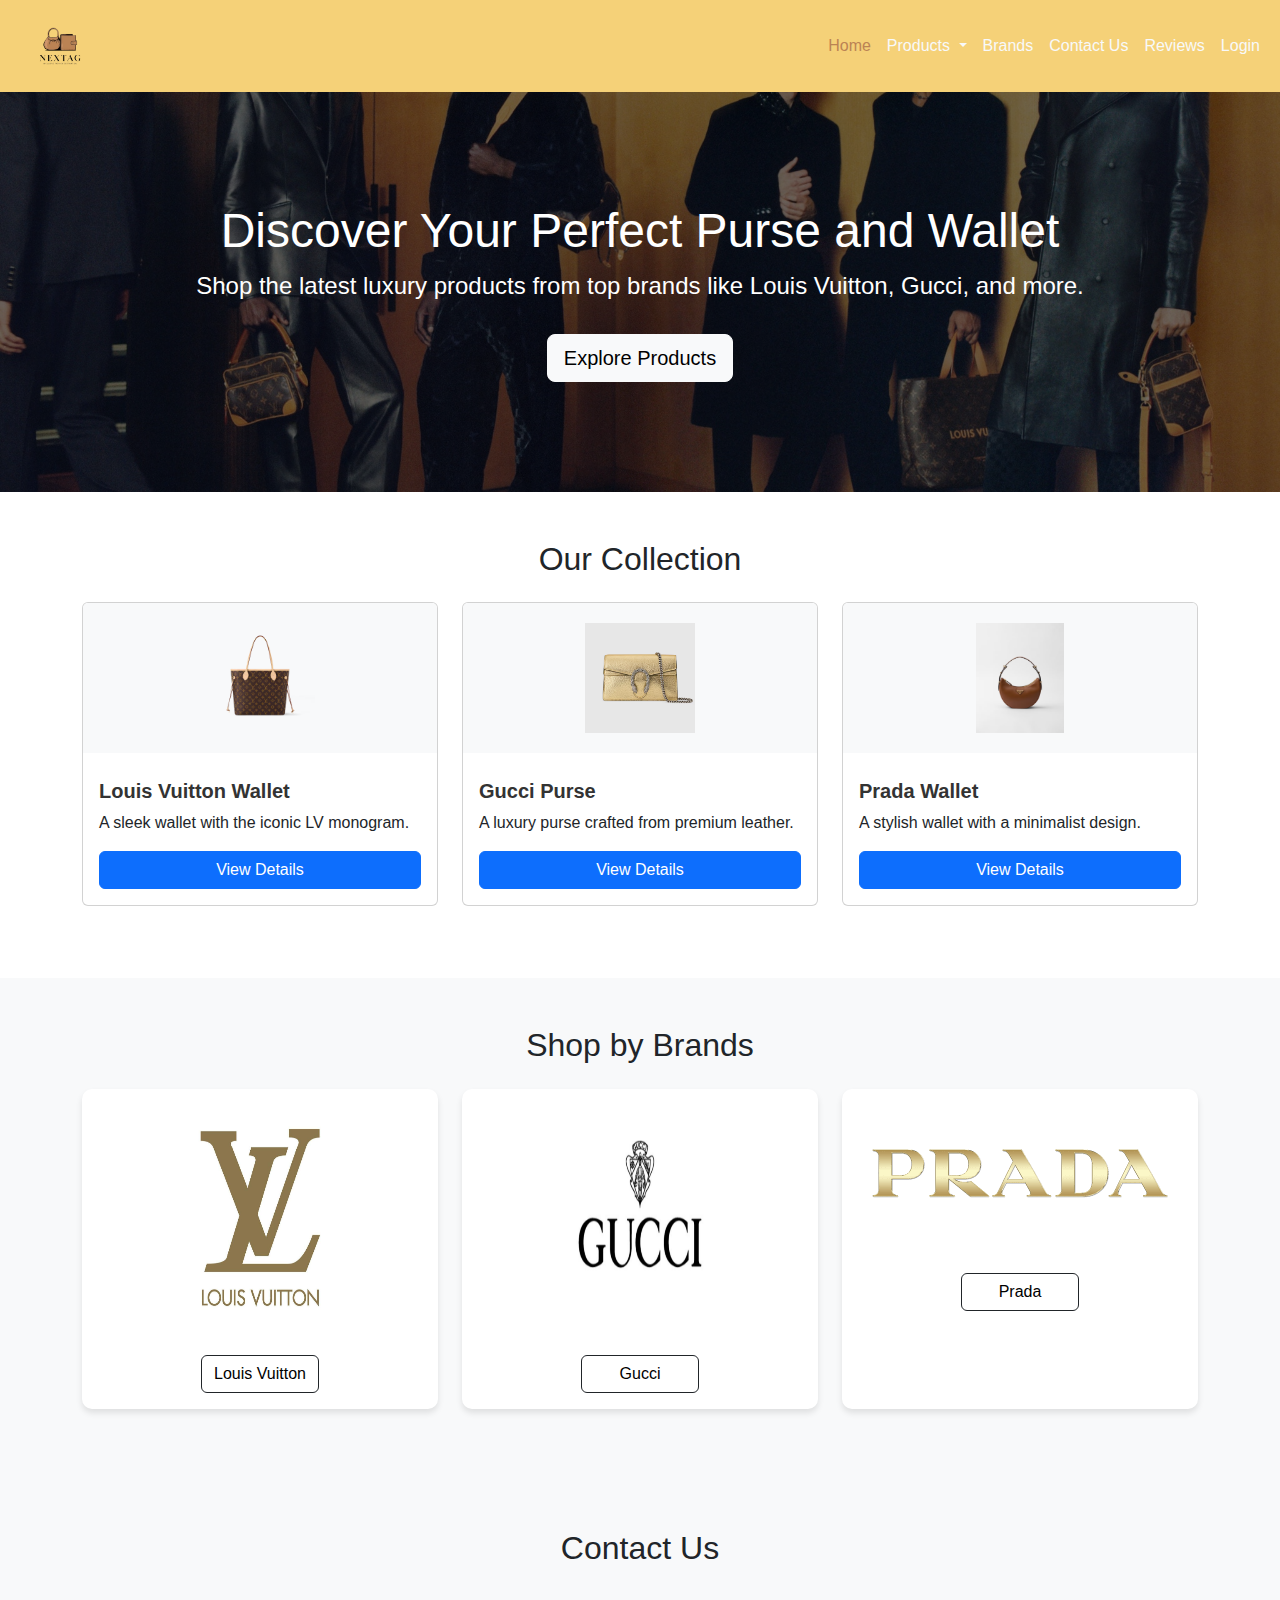
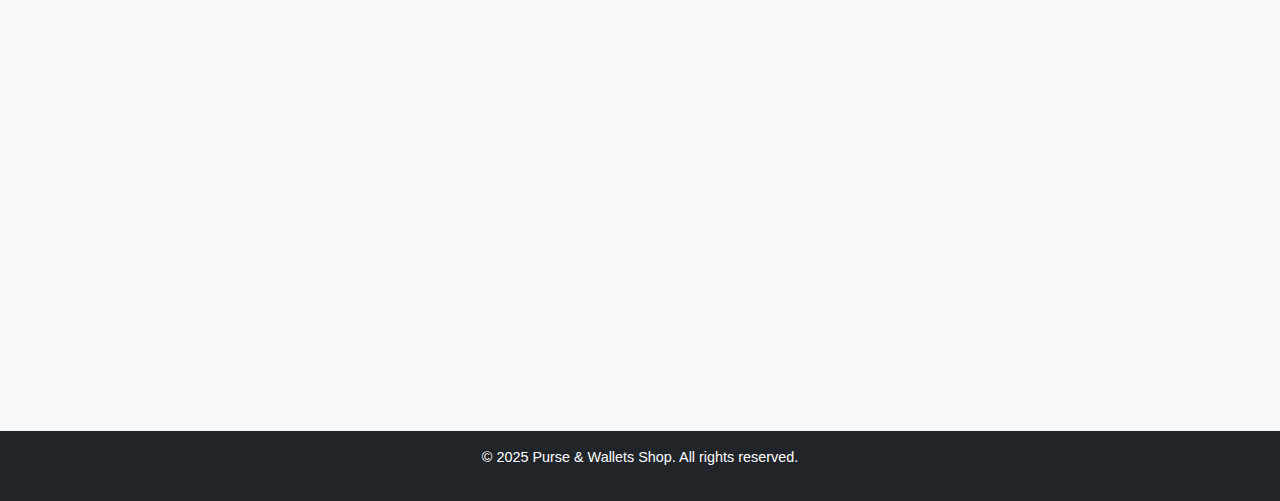
<file: index.html>
<!DOCTYPE html>
<html lang="en">

<head>
    <meta charset="UTF-8">
    <meta name="viewport" content="width=device-width, initial-scale=1.0">
    <meta http-equiv="X-UA-Compatible" content="ie=edge">
    <title>Purse & Wallets Shop</title>


    <link href="https://cdn.jsdelivr.net/npm/bootstrap@5.3.0-alpha1/dist/css/bootstrap.min.css" rel="stylesheet">


    <link rel="stylesheet" href="style.css">
</head>

<body>

    <nav class="navbar navbar-expand-lg navbar-light clr">
        <div class="container-fluid">
            <a class="navbar" href="#">
                <img src="logo-removebg-preview.png" alt="Logo" style="height: 60px;">
            </a>
            <button class="navbar-toggler" type="button" data-bs-toggle="collapse" data-bs-target="#navbarNav"
                aria-controls="navbarNav" aria-expanded="false" aria-label="Toggle navigation">
                <span class="navbar-toggler-icon"></span>
            </button>
            <div class="collapse navbar-collapse" id="navbarNav">
                <ul class="navbar-nav ms-auto">
                    <li class="nav-item">
                        <a class="nav-link active" aria-current="page" href="#">Home</a>
                    </li>
                    <li class="nav-item dropdown">
                        <a class="nav-link dropdown-toggle" href="#product-section" id="productDropdown" role="button"
                            data-bs-toggle="dropdown" aria-expanded="false">
                            Products
                        </a>
                        <ul class="dropdown-menu" aria-labelledby="productDropdown">
                            <li><a class="dropdown-item" href="guccie Bag/gucci.html">Gucci</a></li>
                            <li><a class="dropdown-item" href="parada/prada.html">Prada</a></li>
                            <li><a class="dropdown-item" href="Luis Bag/Luis.html">Louis Vuitton</a></li>
                        </ul>

                    <li class="nav-item">
                        <a class="nav-link" href="#brands-section">Brands</a>
                    </li>
                    <li class="nav-item">
                        <a class="nav-link" href="#contact-us">Contact Us</a>
                    </li>
                    <li class="nav-item">
                        <a class="nav-link" href="Reviews.html">Reviews</a>
                    </li>
                    <li class="nav-item">
                        <a class="nav-link" href="./login/login.html">Login </a>
                    </li>
                </ul>
            </div>
        </div>
    </nav> 

    
    <!-- herosection -->
    <section class="hero text-white text-center py-5">
        <div class="container">
            <h1 class="display-3">Discover Your Perfect Purse and Wallet</h1>
            <p class="lead">Shop the latest luxury products from top brands like Louis Vuitton, Gucci, and more.</p>
            <a href="#product-section" class="btn btn-light btn-lg">Explore Products</a>
        </div>
    </section>
    
    <!-- <div class="search-container">
        <input type="text" class="search-input" id="inp" placeholder="Search...">
        <button class="search-btn">
        </button>
       -->


    
    <section id="product-section" class="py-5">
        <div class="container">
            <h2 class="text-center mb-4">Our Collection</h2>
            <div class="row product-row">

                <div class="col-md-4 mb-4 product-card">
                    <div class="card h-100">
                        <img src="bag1.jpg" class="card-img-top img-fluid" alt="Product Image">
                        <div class="card-body d-flex flex-column">
                            <h5 class="card-title">Louis Vuitton Wallet</h5>
                            <p class="card-text">A sleek wallet with the iconic LV monogram.</p>
                            <a href="./Luis Bag/Luis.html" class="btn btn-primary mt-auto">View Details</a>
                        </div>
                    </div>
                </div>

                <div class="col-md-4 mb-4 product-card">
                    <div class="card h-100">
                        <img src="bag2.jpg" class="card-img-top img-fluid" alt="Product Image">
                        <div class="card-body d-flex flex-column">
                            <h5 class="card-title">Gucci Purse</h5>
                            <p class="card-text">A luxury purse crafted from premium leather.</p>
                            <a href="./guccie Bag/gucci.html" class="btn btn-primary mt-auto">View Details</a>
                        </div>
                    </div>
                </div>

                <div class="col-md-4 mb-4 product-card">
                    <div class="card h-100">
                        <img src="bag3f.jpg" class="card-img-top img-fluid" alt="Product Image">
                        <div class="card-body d-flex flex-column">
                            <h5 class="card-title">Prada Wallet</h5>
                            <p class="card-text">A stylish wallet with a minimalist design.</p>
                            <a href="./parada/prada.html" class="btn btn-primary mt-auto">View Details</a>
                        </div>
                    </div>
                </div>

            </div>
        </div>
    <!-- </div> -->
    </section>


    <section id="brands-section" class="bg-light py-5">
        <div class="container">
            <h2 class="text-center mb-4">Shop by Brands</h2>
            <div class="row justify-content-center">
                <!-- Louis Vuitton Card -->
                <div class="col-md-4 text-center mb-4">
                    <div class="card brand-card" onclick="filterByBrand('Louis Vuitton')">
                        <div class="card-circle">
                            <img src="lv.jpg" alt="Louis Vuitton Logo" style="height: 250px; width: 250px;">
                        </div>
                        <div class="col-md-4 text-center mt-3 mb-3 mx-auto d-block">
                            <button class="btn btn-outline-dark w-100 butn"><a href="./Luis Bag/Luis.html"> Louis Vuitton</a>
                               </button>
                        </div>
        
              
                    </div>
                </div>
    
                <!-- Gucci Card -->
                <div class="col-md-4 text-center mb-4">
                    <div class="card brand-card">
                        <a href="gucci.html">
                            <div class="card-circle">
                                <img src="glogo.jpg" alt="Gucci Logo" style=" width: 250px; height: 250px;">
                            </div>
                            <div class="col-md-4 text-center mt-3 mb-3 mx-auto d-block">
                                <button class="btn btn-outline-dark w-100 butn"> <a href="./guccie Bag/gucci.html">Gucci</a></button>
                            </div>
                        </a>
                    </div>
                </div>
    
                <!-- Prada Card -->
                <div class="col-md-4 text-center mb-4">
                    <div class="card brand-card" onclick="filterByBrand('Prada')">
                        <div class="card-circle">
                            <img src="p logo.jpg" alt="Prada Logo">
                        </div>
                        <div class="col-md-4 text-center mt-3 mb-3 mx-auto d-block">
                            <button class="btn btn-outline-dark w-100 butn"><a href="./parada/prada.html">Prada</a>
                                </button>
                        </div>
                    </div>
                </div>
            </div>
        </div>
    </section>

    <!-- <section id="brands-section" class="bg-light py-5">
        <div class="container">
            <h2 class="text-center mb-4">Shop by Brands</h2>
            <div class="row">

                <div class="col-md-4 text-center mb-4">
                    <button class="btn btn-outline-dark w-100" onclick="filterByBrand('Louis Vuitton')">Louis
                        Vuitton</button> <a href="Luis.html"></a>
                </div>

                <div class="col-md-4 text-center mb-4">
                    <button class="btn btn-outline-dark w-100"> <a href="gucci.html"></a>Gucci</button>
                </div>

                <div class="col-md-4 text-center mb-4">
                    <button class="btn btn-outline-dark w-100" onclick="filterByBrand('Prada')">Prada</button><a href="prada.html"></a>
                </div>
            </div>
        </div>
    </section> -->


    <section id="contact-us" class="py-5 bg-light">
        <div class="container">
            <h2 class="text-center mb-4">Contact Us</h2>
            <div class="row justify-content-center">
                <div class="col-md-6">
                    <form id="contactForm" class="animated-form">
                        <div class="mb-3">
                            <label for="name" class="form-label">Name</label>
                            <input type="text" class="form-control" id="name" placeholder="Enter your name" required>
                        </div>
                        <div class="mb-3">
                            <label for="email" class="form-label">Email</label>
                            <input type="email" class="form-control" id="email" placeholder="Enter your email" required>
                        </div>
                        <div class="mb-3">
                            <label for="message" class="form-label">Message</label>
                            <textarea class="form-control" id="message" rows="5" placeholder="Enter your message"
                                required></textarea>
                        </div>
                        <button type="submit" class="btn btn-primary w-100">Send Message</button>
                    </form>
                </div>
            </div>
        </div>
    </section>

    <footer class="bg-dark text-white text-center py-3">
        <p>&copy; 2025 Purse & Wallets Shop. All rights reserved.</p>
    </footer>


    <script src="https://cdn.jsdelivr.net/npm/bootstrap@5.3.0-alpha1/dist/js/bootstrap.bundle.min.js"></script>


    <script src="https://code.jquery.com/jquery-3.6.0.min.js"></script>


    <script>

        // function filterByBrand(brand) {
        //     alert('Displaying products for ' + brand);
        // }
        $(document).ready(function () {
            $(window).scroll(function () {
                var formTop = $('#contactForm').offset().top;
                var windowBottom = $(window).scrollTop() + $(window).height();

                if (windowBottom > formTop) {
                    $('#contactForm').addClass('show');
                }
            });


            $('#contactForm').submit(function (e) {
                e.preventDefault();
                alert('Thank you for contacting us! We will get back to you soon.');
                $('#contactForm')[0].reset();
            });
        });

        document.addEventListener("DOMContentLoaded", function () {
            const navbar = document.querySelector(".navbar");
            window.addEventListener("scroll", function () {
                if (window.scrollY > 50) { // Trigger the effect when scrolled down 50px
                    navbar.classList.add("scrolled");
                } else {
                    navbar.classList.remove("scrolled");
                }
            });
        });
    // $(document).ready(function(){
    //     $("#inp").keyup(function(){
    //         var search = $(this).val().toLowerCase();
    //         $('.card').filter(function(){
    //             $(this).toggle($(this).find('.card-title').text().toLowerCase().indexOf(search)> -1)
    //         })
    //     })
    // })



    </script>
</body>

</html>
</file>
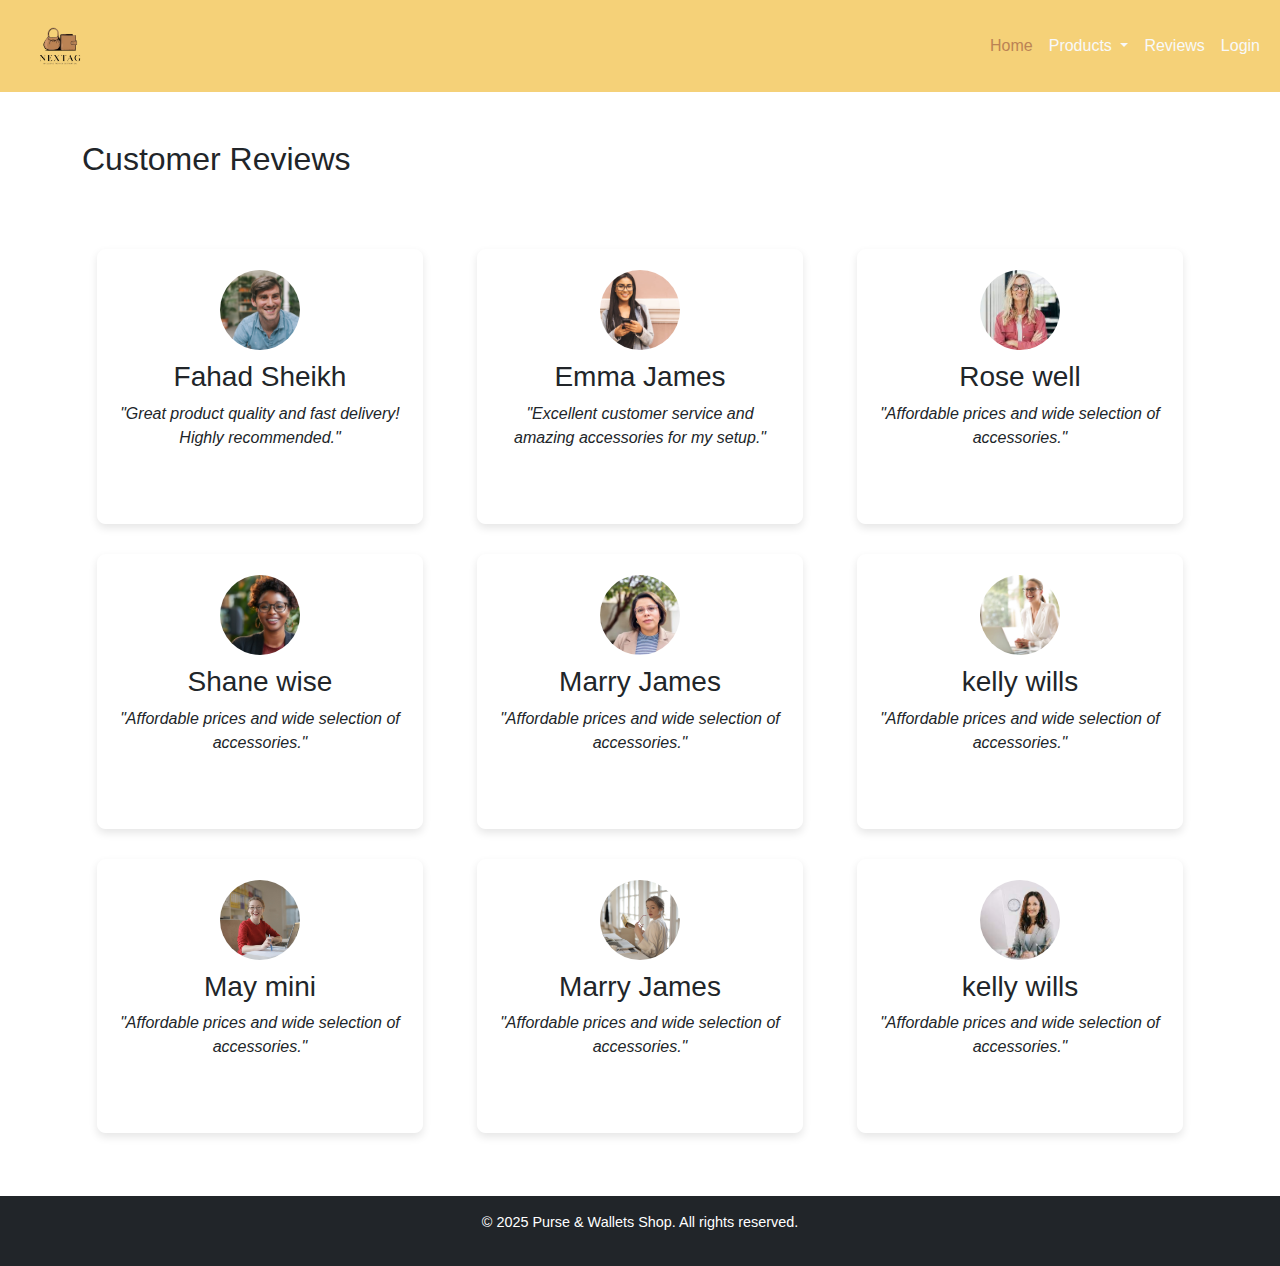
<file: Reviews.html>
<!DOCTYPE html>
<html lang="en">

<head>
    <meta charset="UTF-8">
    <meta name="viewport" content="width=device-width, initial-scale=1.0">
    <meta http-equiv="X-UA-Compatible" content="ie=edge">
    <title>Purse & Wallets Shop</title>


    <link href="https://cdn.jsdelivr.net/npm/bootstrap@5.3.0-alpha1/dist/css/bootstrap.min.css" rel="stylesheet">


    <link rel="stylesheet" href="style.css">
</head>

<body>

    <nav class="navbar navbar-expand-lg navbar-light clr">
        <div class="container-fluid">
            <a class="navbar" href="#">
                <img src="logo-removebg-preview.png" alt="Logo" style="height: 60px;">
            </a>
            <button class="navbar-toggler" type="button" data-bs-toggle="collapse" data-bs-target="#navbarNav"
                aria-controls="navbarNav" aria-expanded="false" aria-label="Toggle navigation">
                <span class="navbar-toggler-icon"></span>
            </button>
            <div class="collapse navbar-collapse" id="navbarNav">
                <ul class="navbar-nav ms-auto">
                    <li class="nav-item">
                        <a class="nav-link active" aria-current="page" href="index.html">Home</a>
                    </li>
                    <li class="nav-item dropdown">
                        <a class="nav-link dropdown-toggle" href="#product-section" id="productDropdown" role="button"
                            data-bs-toggle="dropdown" aria-expanded="false">
                            Products
                        </a>
                        <ul class="dropdown-menu" aria-labelledby="productDropdown">
                            <li><a class="dropdown-item" href="guccie Bag/gucci.html">Gucci</a></li>
                            <li><a class="dropdown-item" href="parada/prada.html">Prada</a></li>
                            <li><a class="dropdown-item" href="Luis Bag/Luis.html">Louis Vuitton</a></li>
                        </ul>

                
                    <li class="nav-item">
                        <a class="nav-link" href="Reviews.html">Reviews</a>
                    </li>
                    <li class="nav-item">
                        <a class="nav-link" href="./login/login.html">Login </a>
                    </li>
                </ul>
            </div>
        </div>
    </nav>  

    <!--Reviews Section-->
    <section class="container my-5">
        <h2 class="center-heading">
            <span class="inline">Customer</span>
            <span class="green inline">Reviews</span>
        </h2>
        <br><br>
        <div class="row justify-content-center">

            <div class="col-md-4">
                <div class="reviewcard">
                    <img src="t1.jpg" alt="..." class="reviewimg">
                    <div class="reviewauthor">
                        <h3>Fahad Sheikh</h3>
                    </div>
                    <p class="reviewtext">"Great product quality and fast delivery! Highly recommended."</p>

                    <pre> <i class="fa-solid fa-star"></i> <i class="fa-solid fa-star"></i> <i class="fa-solid fa-star"></i> <i class="fa-solid fa-star"></i> <i class="fa-solid fa-star-half-stroke"></i> </pre>
                </div>
            </div>

            <div class="col-md-4">
                <div class="reviewcard">
                    <img src="t2.jpg" alt="..." class="reviewimg">
                    <div class="reviewauthor">
                        <h3>Emma James</h3>
                    </div>
                    <p class="reviewtext">"Excellent customer service and amazing accessories for my setup."</p>

                    <pre> <i class="fa-solid fa-star"></i> <i class="fa-solid fa-star"></i> <i class="fa-solid fa-star"></i> <i class="fa-solid fa-star"></i> <i class="fa-solid fa-star-half-stroke"></i> </pre>
                </div>
            </div>

            <div class="col-md-4">
                <div class="reviewcard">
                    <img src="t3.jpg" alt="..." class="reviewimg">
                    <div class="reviewauthor">
                        <h3>Rose well</h3>
                    </div>
                    <p class="reviewtext">"Affordable prices and wide selection of accessories."</p>

                    <pre> <i class="fa-solid fa-star"></i> <i class="fa-solid fa-star"></i> <i class="fa-solid fa-star"></i> <i class="fa-solid fa-star"></i> <i class="fa-solid fa-star-half-stroke"></i> </pre>
                </div>
            </div>
            <div class="col-md-4">
                <div class="reviewcard">
                    <img src="t4.jpg" alt="..." class="reviewimg">
                    <div class="reviewauthor">
                        <h3>Shane wise </h3>
                    </div>
                    <p class="reviewtext">"Affordable prices and wide selection of accessories."</p>

                    <pre> <i class="fa-solid fa-star"></i> <i class="fa-solid fa-star"></i> <i class="fa-solid fa-star"></i> <i class="fa-solid fa-star"></i> <i class="fa-solid fa-star-half-stroke"></i> </pre>
                </div>
            </div>
            <div class="col-md-4">
                <div class="reviewcard">
                    <img src="t5.jpg" alt="..." class="reviewimg">
                    <div class="reviewauthor">
                        <h3>Marry James</h3>
                    </div>
                    <p class="reviewtext">"Affordable prices and wide selection of accessories."</p>

                    <pre> <i class="fa-solid fa-star"></i> <i class="fa-solid fa-star"></i> <i class="fa-solid fa-star"></i> <i class="fa-solid fa-star"></i> <i class="fa-solid fa-star-half-stroke"></i> </pre>
                </div>
            </div>
            <div class="col-md-4">
                <div class="reviewcard">
                    <img src="t6.jpg" alt="..." class="reviewimg">
                    <div class="reviewauthor">
                        <h3>kelly wills</h3>
                    </div>
                    <p class="reviewtext">"Affordable prices and wide selection of accessories."</p>

                    <pre> <i class="fa-solid fa-star"></i> <i class="fa-solid fa-star"></i> <i class="fa-solid fa-star"></i> <i class="fa-solid fa-star"></i> <i class="fa-solid fa-star-half-stroke"></i> </pre>
                </div>
            </div>
            <div class="col-md-4">
                <div class="reviewcard">
                    <img src="t7.jpg" alt="..." class="reviewimg">
                    <div class="reviewauthor">
                        <h3>May mini </h3>
                    </div>
                    <p class="reviewtext">"Affordable prices and wide selection of accessories."</p>

                    <pre> <i class="fa-solid fa-star"></i> <i class="fa-solid fa-star"></i> <i class="fa-solid fa-star"></i> <i class="fa-solid fa-star"></i> <i class="fa-solid fa-star-half-stroke"></i> </pre>
                </div>
            </div>
            <div class="col-md-4">
                <div class="reviewcard">
                    <img src="t8.jpg" alt="..." class="reviewimg">
                    <div class="reviewauthor">
                        <h3>Marry James</h3>
                    </div>
                    <p class="reviewtext">"Affordable prices and wide selection of accessories."</p>

                    <pre> <i class="fa-solid fa-star"></i> <i class="fa-solid fa-star"></i> <i class="fa-solid fa-star"></i> <i class="fa-solid fa-star"></i> <i class="fa-solid fa-star-half-stroke"></i> </pre>
                </div>
            </div>
            <div class="col-md-4">
                <div class="reviewcard">
                    <img src="t9.jpg" alt="..." class="reviewimg">
                    <div class="reviewauthor">
                        <h3>kelly wills</h3>
                    </div>
                    <p class="reviewtext">"Affordable prices and wide selection of accessories."</p>

                    <pre> <i class="fa-solid fa-star"></i> <i class="fa-solid fa-star"></i> <i class="fa-solid fa-star"></i> <i class="fa-solid fa-star"></i> <i class="fa-solid fa-star-half-stroke"></i> </pre>
                </div>
            </div>

        </div>
    </section>
    <footer class="bg-dark text-white text-center py-3">
        <p>&copy; 2025 Purse & Wallets Shop. All rights reserved.</p>
    </footer>

    <script src="https://cdn.jsdelivr.net/npm/bootstrap@5.3.0-alpha1/dist/js/bootstrap.bundle.min.js"></script>


    <script src="https://code.jquery.com/jquery-3.6.0.min.js"></script>
    </body>
    </html>
</file>
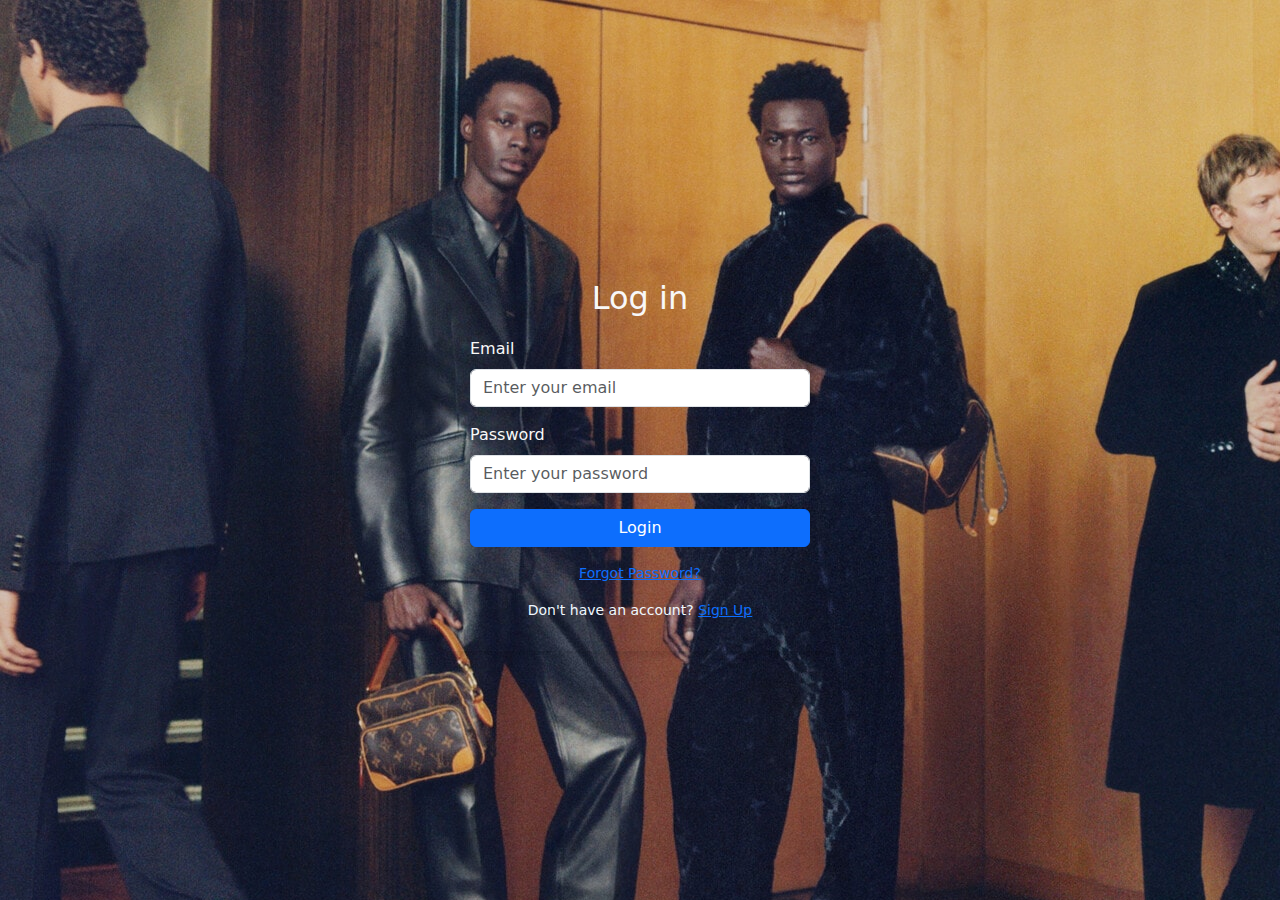
<file: login/login.html>
<!DOCTYPE html>
<html lang="en">

<head>
    <meta charset="UTF-8">
    <meta name="viewport" content="width=device-width, initial-scale=1.0">
    <title>Nextag</title>
    <link rel="shortcut icon" href="logo-removebg-preview.png" type="image/x-icon">

    <link href="https://cdn.jsdelivr.net/npm/bootstrap@5.3.0-alpha3/dist/css/bootstrap.min.css" rel="stylesheet">
    <link rel="stylesheet" href="Stylelogin.CSS">
</head>

<body>
    <div class="form-container">
        <h2>Log in </h2>
        <form id="loginForm">
            <div class="mb-3">
                <label for="email" class="form-label">Email</label>
                <input type="email" class="form-control" id="email" placeholder="Enter your email" required>
            </div>
            <div class="mb-3">
                <label for="password" class="form-label">Password</label>
                <input type="password" class="form-control" id="password" placeholder="Enter your password" required>
            </div>
            <button type="submit" class="btn btn-primary">Login</button>
            <div class="form-text mt-3">
                <a href="#">Forgot Password?</a>
            </div>
        </form>
        <div class="form-text mt-3">
            Don't have an account? <a href="../Sign/signup.html">Sign Up</a>
        </div>
    </div>

    <script src="https://cdn.jsdelivr.net/npm/jquery@3.6.4/dist/jquery.min.js"></script>
    <script src="https://cdn.jsdelivr.net/npm/bootstrap@5.3.0-alpha3/dist/js/bootstrap.bundle.min.js"></script>
    <script>
        $(document).ready(function () {
            $('#loginForm').on('submit', function (event) {
                event.preventDefault();
                const email = $('#email').val();
                const password = $('#password').val();
                if (email && password) {
                    alert('Login successful for ' + email);
                } else {
                    alert('Please fill out all fields.');
                }
            });
        });
    </script>
</body>

</html>
</file>
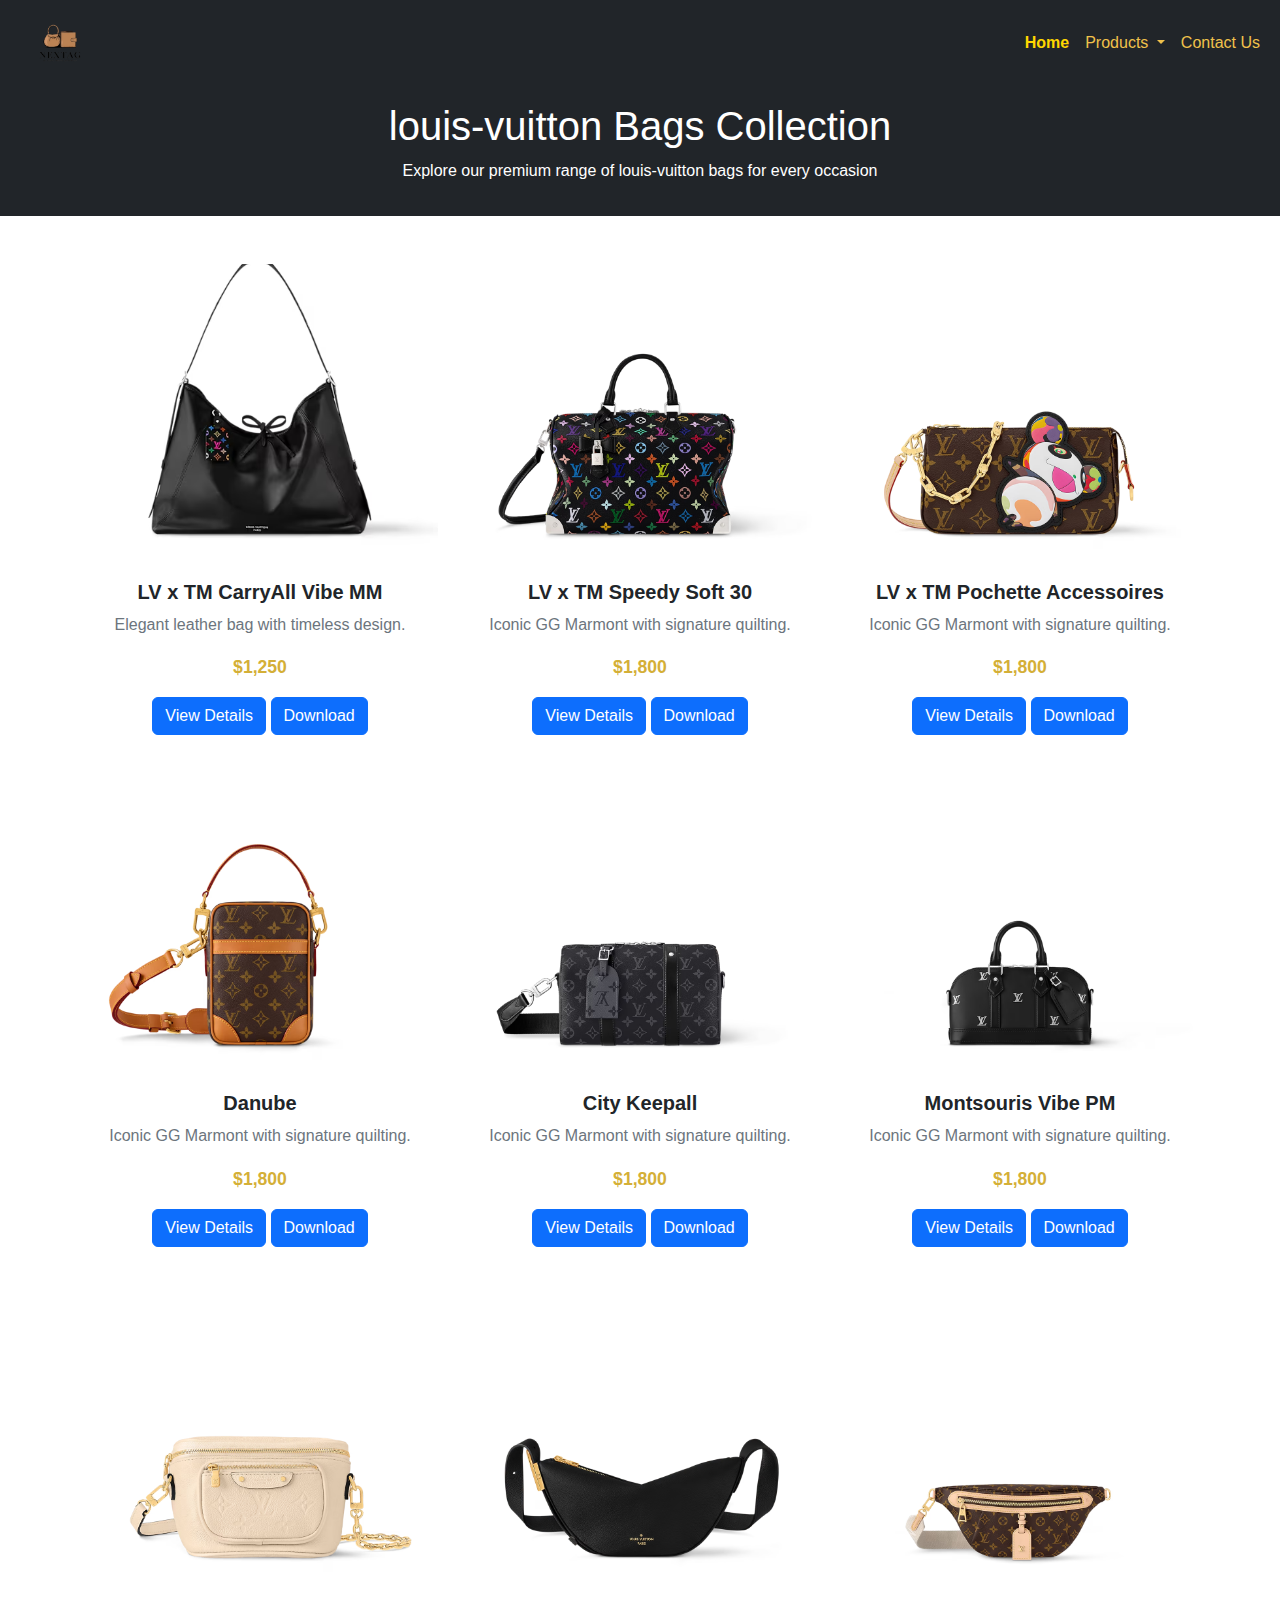
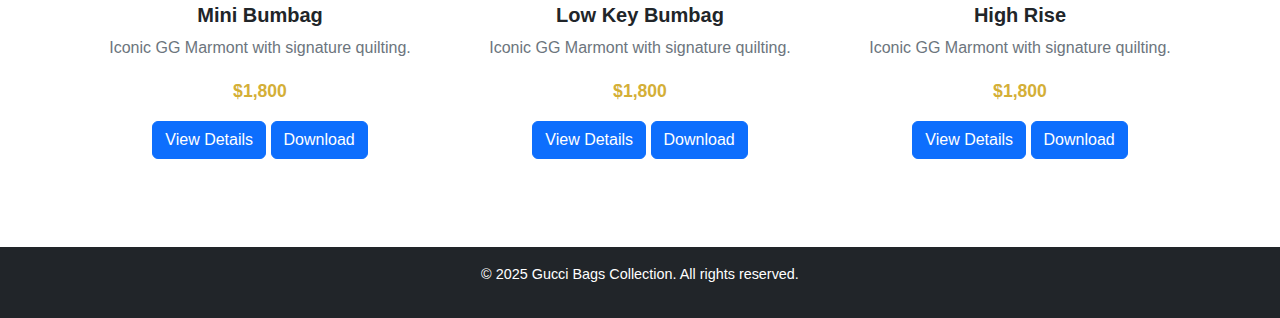
<file: Luis Bag/Luis.html>
<!DOCTYPE html>
<html lang="en">

<head>
    <meta charset="UTF-8">
    <meta name="viewport" content="width=device-width, initial-scale=1.0">
    <title>louis-vuitton</title>
    <link href="https://cdn.jsdelivr.net/npm/bootstrap@5.3.0-alpha1/dist/css/bootstrap.min.css" rel="stylesheet">
    <link rel="stylesheet" href="luis.css">

</head>

<body>


    <nav class="navbar navbar-expand-lg navbar-dark bg-dark">
        <div class="container-fluid">
            <a class="navbar-brand" href="#">
                <img src="../logo-removebg-preview.png" alt="Logo" style="height: 60px;">
            </a>
            <button class="navbar-toggler" type="button" data-bs-toggle="collapse" data-bs-target="#navbarNav"
                aria-controls="navbarNav" aria-expanded="false" aria-label="Toggle navigation">
                <span class="navbar-toggler-icon"></span>
            </button>
            <div class="collapse navbar-collapse" id="navbarNav">
                <ul class="navbar-nav ms-auto">
                    <li class="nav-item">
                        <a class="nav-link active" aria-current="page" href="../index.html">Home</a>
                    <li class="nav-item dropdown">
                        <a class="nav-link dropdown-toggle" href="#product-section" id="productDropdown" role="button"
                            data-bs-toggle="dropdown" aria-expanded="false">
                            Products
                        </a>
                        <ul class="dropdown-menu" aria-labelledby="productDropdown">
                            <li><a class="dropdown-item" href="../guccie Bag/gucci.html">Gucci</a></li>
                            <li><a class="dropdown-item" href="../parada/prada.html">Prada</a></li>
                            <li><a class="dropdown-item" href="#">Louis Vuitton</a></li>
                        </ul>
                    </li>

                    <!-- <li class="nav-item">
                        <a class="nav-link" href="#brands-section">Brands</a>
                    </li> -->
                    <li class="nav-item">
                        <a class="nav-link" href="#contact-us">Contact Us</a>
                    </li>
                </ul>
            </div>
        </div>
    </nav>
    <header class="text-center bg-dark text-white py-3">
        <h1>louis-vuitton Bags Collection</h1>
        <p>Explore our premium range of louis-vuitton bags for every occasion</p>
    </header>
    <section class="container my-5">
        <div class="row">
            <!-- Card Template -->
            <div class="col-md-4 mb-4">
                <div class="card h-100 gucci-card">
                    <img src="../Luis Bag/b1.jpg" class="card-img-top gucci-card-img" alt="Luis Bags">
                    <div class="card-body">
                        <h5 class="card-title">LV x TM CarryAll Vibe MM</h5>
                        <p class="card-text">Elegant leather bag with timeless design.</p>
                        <p class="price">$1,250</p>
                        <a href="https://eu.louisvuitton.com/eng-e1/products/lv-x-tm-carryall-vibe-h34-nvprod5940166v/M13105"
                            class="btn btn-primary">View Details</a>
                            <a href="#" class="btn btn-primary" id="btn1">Download</a>
                    </div>
                </div>
            </div>
            <!-- Repeat for all 12 cards -->
            <div class="col-md-4 mb-4">
                <div class="card h-100 gucci-card">
                    <img src="../Luis Bag/bg2.jpg" class="card-img-top" alt="Luis Bag">
                    <div class="card-body">
                        <h5 class="card-title">LV x TM Speedy Soft 30</h5>
                        <p class="card-text">Iconic GG Marmont with signature quilting.</p>
                        <p class="price">$1,800</p>
                        <a href="https://eu.louisvuitton.com/eng-e1/products/lv-x-tm-speedy-soft-30-nvprod5940160v/M13257"
                            class="btn btn-primary">View Details</a>
                            <a href="#" class="btn btn-primary" id="btn2">Download</a>
                    </div>
                </div>
            </div>
            <div class="col-md-4 mb-4">
                <div class="card h-100 gucci-card">
                    <img src="../Luis Bag/bg3.jpg" class="card-img-top">
                    <div class="card-body">
                        <h5 class="card-title">LV x TM Pochette Accessoires</h5>
                        <p class="card-text">Iconic GG Marmont with signature quilting.</p>
                        <p class="price">$1,800</p>
                        <a href="https://eu.louisvuitton.com/eng-e1/products/lv-x-tm-pochette-accessoires-monogram-nvprod6040050v/M13440"
                            class="btn btn-primary">View Details</a>
                            <a href="#" class="btn btn-primary" id="btn3">Download</a>
                    </div>
                </div>
            </div>
            <div class="col-md-4 mb-4">
                <div class="card h-100 gucci-card">
                    <img src="../Luis Bag/Bg4.jpg" class="card-img-top">
                    <div class="card-body">
                        <h5 class="card-title">Danube</h5>
                        <p class="card-text">Iconic GG Marmont with signature quilting.</p>
                        <p class="price">$1,800</p>
                        <a href="https://eu.louisvuitton.com/eng-e1/products/danube-g69-nvprod6020009v/M14013"
                            class="btn btn-primary">View Details</a>
                            <a href="#" class="btn btn-primary" id="btn4">Download</a>
                    </div>
                </div>
            </div>
            <div class="col-md-4 mb-4">
                <div class="card h-100 gucci-card">
                    <img src="../Luis Bag/bg5.jpg" class="card-img-top">
                    <div class="card-body">
                        <h5 class="card-title">City Keepall</h5>
                        <p class="card-text">Iconic GG Marmont with signature quilting.</p>
                        <p class="price">$1,800</p>
                        <a href="https://eu.louisvuitton.com/eng-e1/products/city-keepall-monogram-eclipse-nvprod3170114v/M45936"
                            class="btn btn-primary">View Details</a>
                            <a href="#" class="btn btn-primary" id="btn5">Download</a>
                    </div>
                </div>
            </div>
            <div class="col-md-4 mb-4">
                <div class="card h-100 gucci-card">
                    <img src="../Luis Bag/bag9.jpg" class="card-img-top">
                    <div class="card-body">
                        <h5 class="card-title">Montsouris Vibe PM</h5>
                        <p class="card-text">Iconic GG Marmont with signature quilting.</p>
                        <p class="price">$1,800</p>
                        <a href="https://us.louisvuitton.com/eng-us/products/montsouris-vibe-pm-h34-nvprod5770146v/M12587"
                            class="btn btn-primary">View Details</a>
                            <a href="#" class="btn btn-primary" id="btn6">Download</a>
                    </div>
                </div>
            </div>
            <div class="col-md-4 mb-4">
                <div class="card h-100 gucci-card">
                    <img src="../Luis Bag/bg10.jpg" class="card-img-top">
                    <div class="card-body">
                        <h5 class="card-title">Mini Bumbag</h5>
                        <p class="card-text">Iconic GG Marmont with signature quilting.</p>
                        <p class="price">$1,800</p>
                        <a href="https://us.louisvuitton.com/eng-us/products/mini-bumbag-monogram-empreinte-nvprod5040009v/M83275"
                            class="btn btn-primary">View Details</a>
                            <a href="#" class="btn btn-primary" id="btn7">Download</a>
                    </div>
                </div>
            </div>
            <div class="col-md-4 mb-4">
                <div class="card h-100 gucci-card">
                    <img src="../Luis Bag/bg8.jpg" class="card-img-top" alt="Low Key Bumbag">
                    <div class="card-body">
                        <h5 class="card-title">Low Key Bumbag</h5>
                        <p class="card-text">Iconic GG Marmont with signature quilting.</p>
                        <p class="price">$1,800</p>
                        <a href="https://us.louisvuitton.com/eng-us/products/low-key-bumbag-h31-nvprod5590054v/M11429"
                            class="btn btn-primary">View Details</a>
                            <a href="#" class="btn btn-primary" id="btn8">Download</a>
                    </div>
                </div>
            </div>
            <div class="col-md-4 mb-4">
                <div class="card h-100 gucci-card">
                    <img src="../Luis Bag/bg7.jpg" class="card-img-top">
                    <div class="card-body">
                        <h5 class="card-title">High Rise</h5>
                        <p class="card-text">Iconic GG Marmont with signature quilting.</p>
                        <p class="price">$1,800</p>
                        <a href="https://us.louisvuitton.com/eng-us/products/high-rise-monogram-nvprod4690067v/M46784"
                            class="btn btn-primary">View Details</a>
                            <a href="#" class="btn btn-primary" id="btn8">Download</a>
                    </div>
                </div>
            </div>



        </div>
    </section>

    <footer class="text-center bg-dark text-white py-3">
        <p>&copy; 2025 Gucci Bags Collection. All rights reserved.</p>
    </footer>
  <script src="lwis.js"></script>
    <script src="https://cdn.jsdelivr.net/npm/bootstrap@5.3.0-alpha1/dist/js/bootstrap.bundle.min.js"></script>
    





</body>
</file>
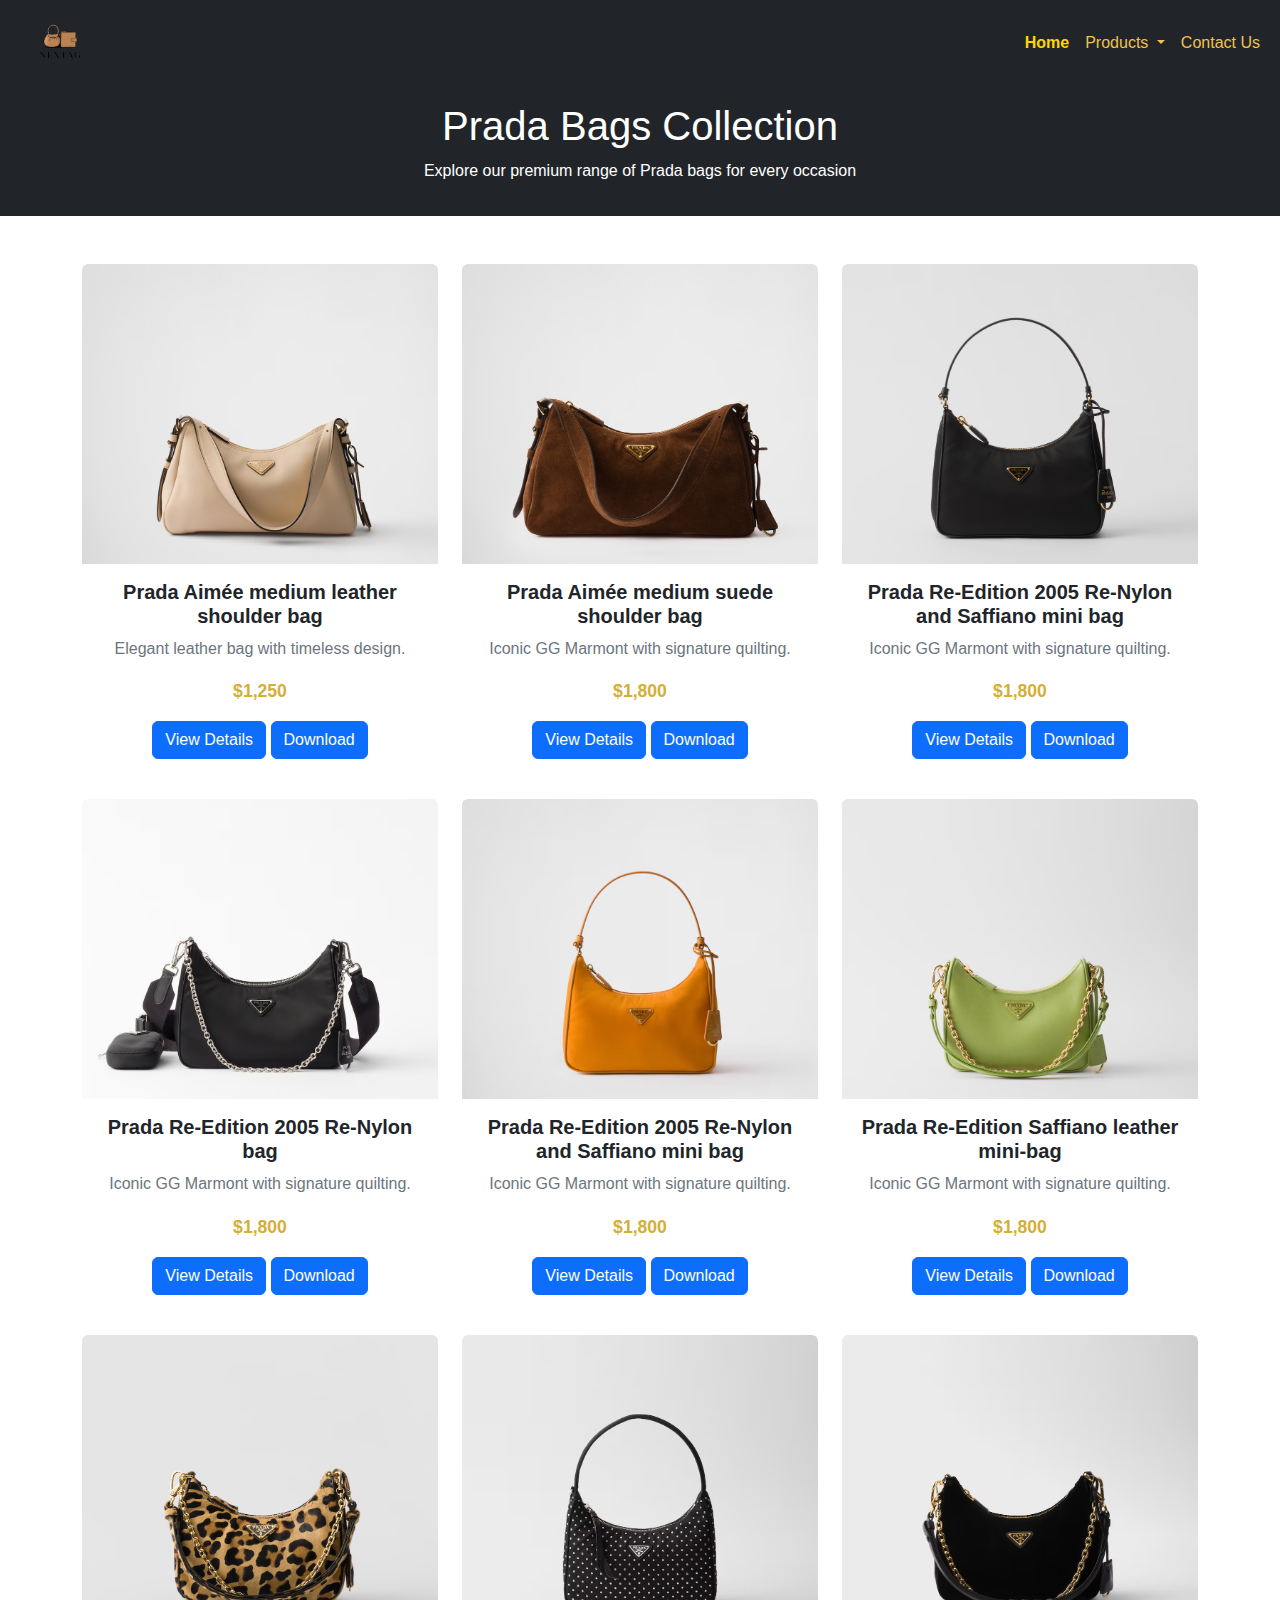
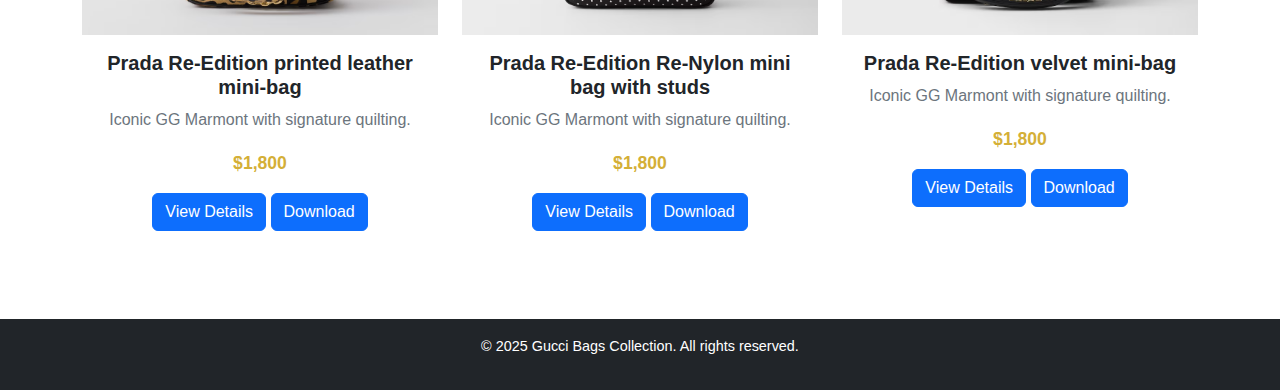
<file: parada/prada.html>
<!DOCTYPE html>
<html lang="en">

<head>
    <meta charset="UTF-8">
    <meta name="viewport" content="width=device-width, initial-scale=1.0">
    <title>Prada</title>
    <link href="https://cdn.jsdelivr.net/npm/bootstrap@5.3.0-alpha1/dist/css/bootstrap.min.css" rel="stylesheet">
    <link rel="stylesheet" href="prada.css">
 
</head>

<body>


    <nav class="navbar navbar-expand-lg navbar-dark bg-dark">
        <div class="container-fluid">
            <a class="navbar-brand" href="#">
                <img src="../logo-removebg-preview.png" alt="Logo" style="height: 60px;">
            </a>
            <button class="navbar-toggler" type="button" data-bs-toggle="collapse" data-bs-target="#navbarNav"
                aria-controls="navbarNav" aria-expanded="false" aria-label="Toggle navigation">
                <span class="navbar-toggler-icon"></span>
            </button>
            <div class="collapse navbar-collapse" id="navbarNav">
                <ul class="navbar-nav ms-auto">
                    <li class="nav-item">
                        <a class="nav-link active" aria-current="page" href="../index.html">Home</a>
                    </li>
                    <li class="nav-item dropdown">
                        <a class="nav-link dropdown-toggle" href="#product-section" id="productDropdown" role="button"
                            data-bs-toggle="dropdown" aria-expanded="false">
                            Products
                        </a>
                        <ul class="dropdown-menu" aria-labelledby="productDropdown">
                            <li><a class="dropdown-item" href="../guccie Bag/gucci.html">Gucci</a></li>
                            <li><a class="dropdown-item" href="#">Prada</a></li>
                            <li><a class="dropdown-item" href="../Luis Bag/Luis.html">Louis Vuitton</a></li>
                        </ul>
                    </li>

                    <!-- <li class="nav-item">
                        <a class="nav-link" href="#brands-section">Brands</a>
                    </li> -->
                    <li class="nav-item">
                        <a class="nav-link" href="#contact-us">Contact Us</a>
                    </li>
                </ul>
            </div>
        </div>
    </nav>
    <header class="text-center bg-dark text-white py-3">
        <h1>Prada Bags Collection</h1>
        <p>Explore our premium range of Prada bags for every occasion</p>
    </header>

    <section class="container my-5">
        <div class="row">
            <!-- Card Template -->
            <div class="col-md-4 mb-4">
                <div class="card h-100 gucci-card">
                    <img src="../parada/bg1.jpg" class="card-img-top gucci-card-img">
                    <div class="card-body">
                        <h5 class="card-title">Prada Aimée medium leather shoulder bag</h5>
                        <p class="card-text">Elegant leather bag with timeless design.</p>
                        <p class="price">$1,250</p>
                        <a href="https://www.prada.com/ww/en/p/prada-aimee-medium-leather-shoulder-bag/1BC229_2CYS_F03MV_V_LVM"
                            class="btn btn-primary">View Details</a>
                            <a href="#" class="btn btn-primary" id="btn1">Download</a>
                    </div>
                </div>
            </div>
            <!-- Repeat for all 12 cards -->
            <div class="col-md-4 mb-4">
                <div class="card h-100 gucci-card">
                    <img src="../parada/bg2.jpg" class="card-img-top">
                    <div class="card-body">
                        <h5 class="card-title">Prada Aimée medium suede shoulder bag</h5>
                        <p class="card-text">Iconic GG Marmont with signature quilting.</p>
                        <p class="price">$1,800</p>
                        <a href="#" class="btn btn-primary">View Details</a>
                        <a href="#" class="btn btn-primary" id="btn2">Download</a>
                    </div>
                </div>
            </div>
            <div class="col-md-4 mb-4">
                <div class="card h-100 gucci-card">
                    <img src="../parada/bg3.jpg" class="card-img-top">
                    <div class="card-body">
                        <h5 class="card-title">Prada Re-Edition 2005 Re-Nylon and Saffiano mini bag</h5>
                        <p class="card-text">Iconic GG Marmont with signature quilting.</p>
                        <p class="price">$1,800</p>
                        <a href="https://www.prada.com/ww/en/p/prada-re-edition-2005-re-nylon-and-saffiano-mini-bag/1N204M_R064_F0632"
                            class="btn btn-primary">View Details</a>
                            <a href="#" class="btn btn-primary" id="btn3">Download</a>
                    </div>
                </div>
            </div>
            <div class="col-md-4 mb-4">
                <div class="card h-100 gucci-card">
                    <img src="../parada/bg4.jpg" class="card-img-top">
                    <div class="card-body">
                        <h5 class="card-title">Prada Re-Edition 2005 Re-Nylon bag</h5>
                        <p class="card-text">Iconic GG Marmont with signature quilting.</p>
                        <p class="price">$1,800</p>
                        <a href="https://www.prada.com/ww/en/p/prada-re-edition-2005-re-nylon-bag/1BH204_R064_F0002_V_V9L"
                            class="btn btn-primary">View Details</a>
                            <a href="#" class="btn btn-primary" id="btn4">Download</a>
                    </div>
                </div>
            </div>
            <div class="col-md-4 mb-4">
                <div class="card h-100 gucci-card">
                    <img src="../parada/bg5.jpg" class="card-img-top">
                    <div class="card-body">
                        <h5 class="card-title">Prada Re-Edition 2005 Re-Nylon and Saffiano mini bag</h5>
                        <p class="card-text">Iconic GG Marmont with signature quilting.</p>
                        <p class="price">$1,800</p>
                        <a href="https://www.prada.com/ww/en/p/prada-re-edition-2005-re-nylon-and-saffiano-mini-bag/1N204M_R064_F0IJX"
                            class="btn btn-primary">View Details</a>
                            <a href="#" class="btn btn-primary" id="btn5">Download</a>
                    </div>
                </div>
            </div>
            <div class="col-md-4 mb-4">
                <div class="card h-100 gucci-card">
                    <img src="../parada/bg6.jpg" class="card-img-top">
                    <div class="card-body">
                        <h5 class="card-title">Prada Re-Edition Saffiano leather mini-bag</h5>
                        <p class="card-text">Iconic GG Marmont with signature quilting.</p>
                        <p class="price">$1,800</p>
                        <a href="https://www.prada.com/ww/en/p/prada-re-edition-saffiano-leather-mini-bag/1BC204_NZV_F0S1V_V_QOM"
                            class="btn btn-primary">View Details</a>
                            <a href="#" class="btn btn-primary" id="btn6">Download</a>
                    </div>
                </div>
            </div>
            <div class="col-md-4 mb-4">
                <div class="card h-100 gucci-card">
                    <img src="../parada/bg9.jpg" class="card-img-top">
                    <div class="card-body">
                        <h5 class="card-title">Prada Re-Edition printed leather mini-bag</h5>
                        <p class="card-text">Iconic GG Marmont with signature quilting.</p>
                        <p class="price">$1,800</p>
                        <a href="https://www.prada.com/ww/en/p/prada-re-edition-printed-leather-mini-bag/1BC204_2C7B_F0151_V_QOM"
                            class="btn btn-primary">View Details</a>
                            <a href="#" class="btn btn-primary" id="btn7">Download</a>
                    </div>
                </div>
            </div>
            <div class="col-md-4 mb-4">
                <div class="card h-100 gucci-card">
                    <img src="../parada/bg8.jpg" class="card-img-top">
                    <div class="card-body">
                        <h5 class="card-title">Prada Re-Edition Re-Nylon mini bag with studs</h5>
                        <p class="card-text">Iconic GG Marmont with signature quilting.</p>
                        <p class="price">$1,800</p>
                        <a href="https://www.prada.com/ww/en/p/prada-re-edition-re-nylon-mini-bag-with-studs/1BC515_2HGV_F0002_V_OOO"
                            class="btn btn-primary">View Details</a>
                            <a href="#" class="btn btn-primary" id="btn8">Download</a>
                    </div>
                </div>
            </div>
            <div class="col-md-4 mb-4">
                <div class="card h-100 gucci-card">
                    <img src="../parada/bg7.jpg" class="card-img-top">
                    <div class="card-body">
                        <h5 class="card-title">Prada Re-Edition velvet mini-bag</h5>
                        <p class="card-text">Iconic GG Marmont with signature quilting.</p>
                        <p class="price">$1,800</p>
                        <a href="https://www.prada.com/ww/en/p/prada-re-edition-velvet-mini-bag/1BC204_2C7Q_F0002_V_JOO"
                            class="btn btn-primary">View Details</a>
                            <a href="#" class="btn btn-primary">Download</a>
                    </div>
                </div>
            </div>



        </div>
    </section>

    <footer class="text-center bg-dark text-white py-3">
        <p>&copy; 2025 Gucci Bags Collection. All rights reserved.</p>
    </footer>
    <script src="app.js"></script>

    <script src="https://cdn.jsdelivr.net/npm/bootstrap@5.3.0-alpha1/dist/js/bootstrap.bundle.min.js"></script>
</body>
</file>
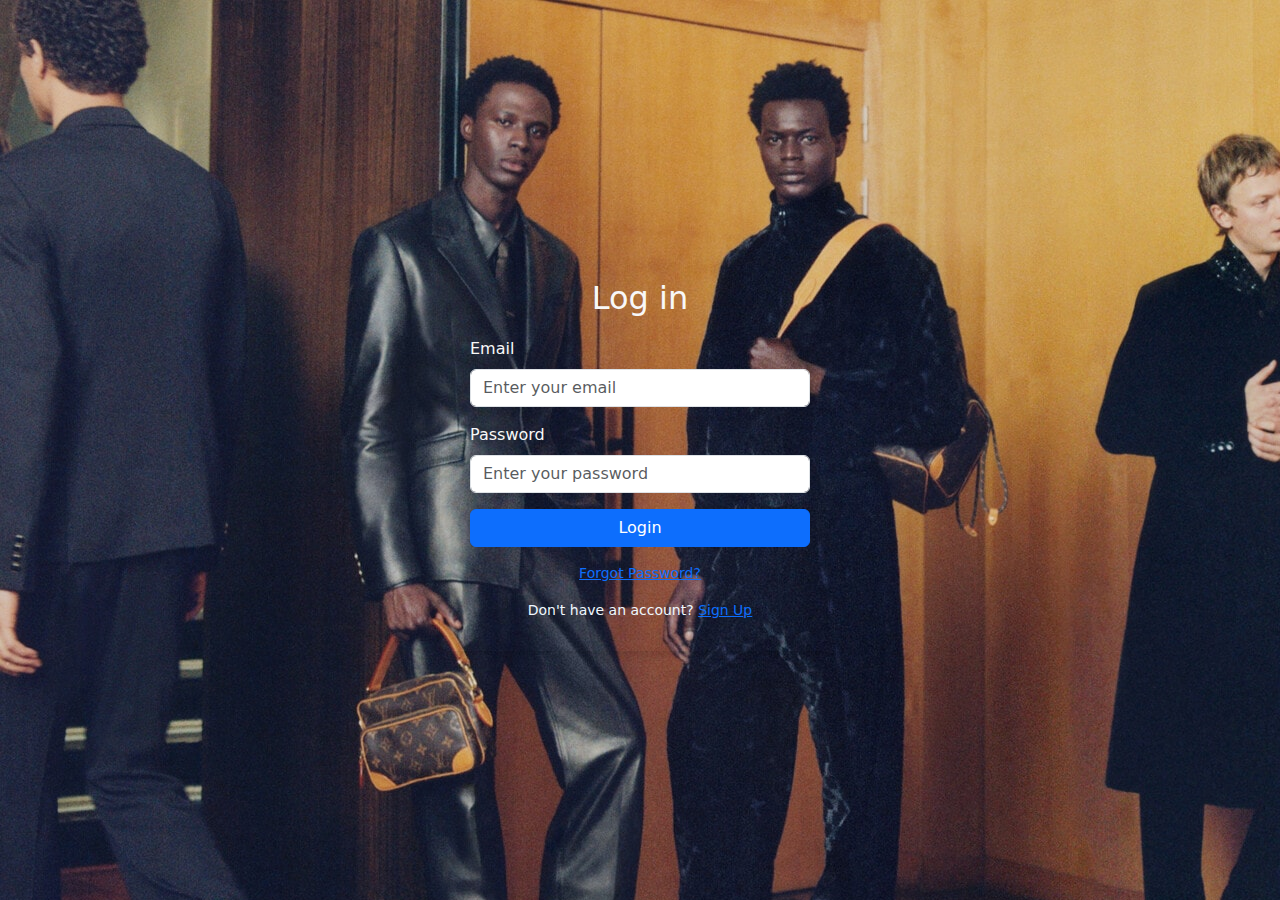
<file: Sign/login.html>
<!DOCTYPE html>
<html lang="en">

<head>
    <meta charset="UTF-8">
    <meta name="viewport" content="width=device-width, initial-scale=1.0">
    <title>Nextag</title>
    <link rel="shortcut icon" href="logo-removebg-preview.png" type="image/x-icon">

    <link href="https://cdn.jsdelivr.net/npm/bootstrap@5.3.0-alpha3/dist/css/bootstrap.min.css" rel="stylesheet">
    <link rel="stylesheet" href="../Sign/Stylelogin.CSS">
</head>

<body>
    <div class="form-container">
        <h2>Log in </h2>
        <form id="loginForm">
            <div class="mb-3">
                <label for="email" class="form-label">Email</label>
                <input type="email" class="form-control" id="email" placeholder="Enter your email" required>
            </div>
            <div class="mb-3">
                <label for="password" class="form-label">Password</label>
                <input type="password" class="form-control" id="password" placeholder="Enter your password" required>
            </div>
            <button type="submit" class="btn btn-primary">Login</button>
            <div class="form-text mt-3">
                <a href="#">Forgot Password?</a>
            </div>
        </form>
        <div class="form-text mt-3">
            Don't have an account? <a href="signup.html">Sign Up</a>
        </div>
    </div>

    <script src="https://cdn.jsdelivr.net/npm/jquery@3.6.4/dist/jquery.min.js"></script>
    <script src="https://cdn.jsdelivr.net/npm/bootstrap@5.3.0-alpha3/dist/js/bootstrap.bundle.min.js"></script>
    <script>
        $(document).ready(function () {
            $('#loginForm').on('submit', function (event) {
                event.preventDefault();
                const email = $('#email').val();
                const password = $('#password').val();
                if (email && password) {
                    alert('Login successful for ' + email);
                } else {
                    alert('Please fill out all fields.');
                }
            });
        });
    </script>
</body>

</html>
</file>
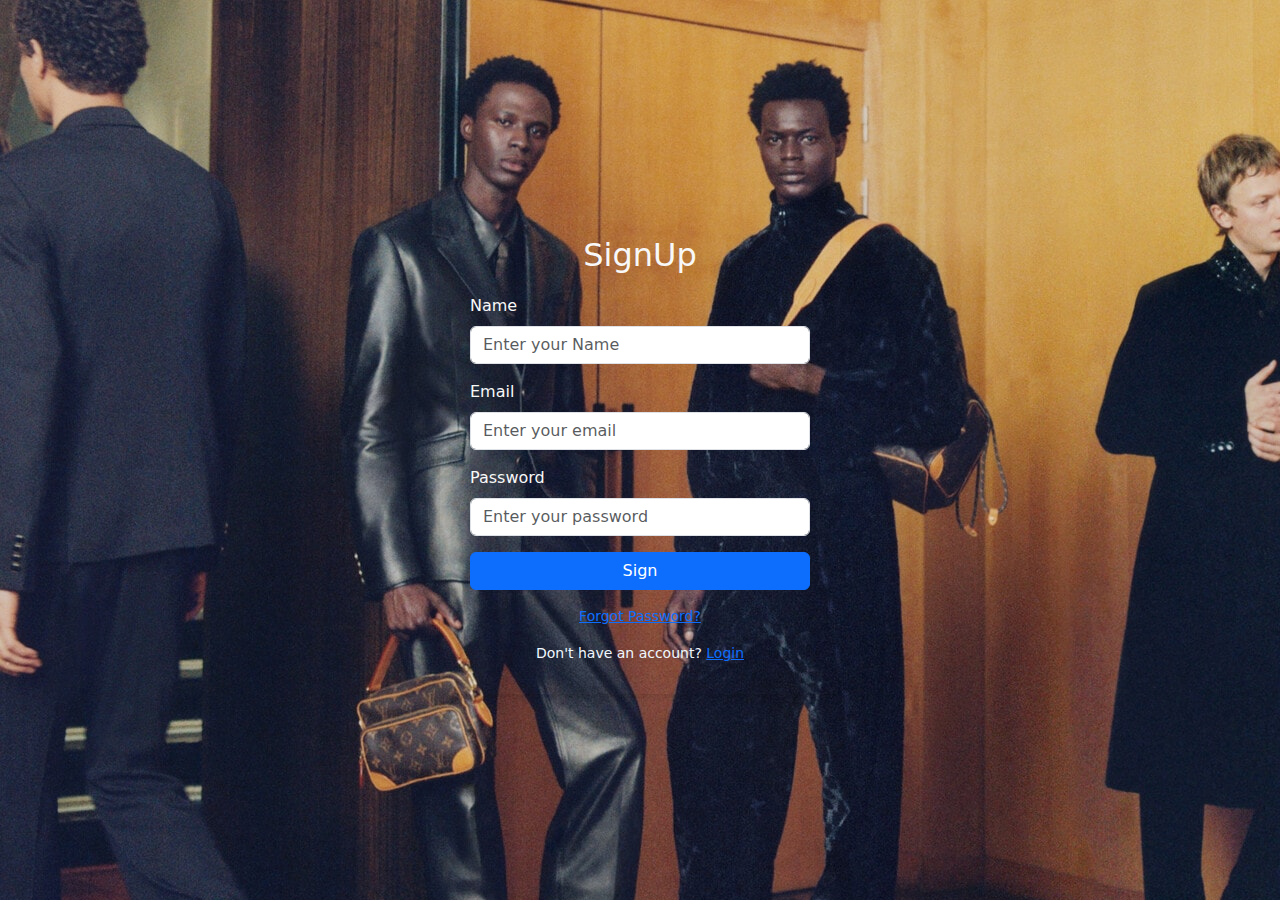
<file: Sign/signup.html>
<!DOCTYPE html>
<html lang="en">

<head>
    <meta charset="UTF-8">
    <meta name="viewport" content="width=device-width, initial-scale=1.0">
    <title>Nextage</title>
    <link rel="shortcut icon" href="logo-removebg-preview.png" type="image/x-icon">
    <link href="https://cdn.jsdelivr.net/npm/bootstrap@5.3.0-alpha3/dist/css/bootstrap.min.css" rel="stylesheet">
    <link rel="stylesheet" href="../Sign/Stylelogin.CSS">

</head>

<body>
    <div class="form-container">
        <h2>SignUp</h2>
        <form id="loginForm">
            <div class="mb-3">
                <label for="text" class="form-label">Name</label>
                <input type="text" class="form-control" id="email" placeholder="Enter your Name" required>
            </div>
            <div class="mb-3">
                <label for="email" class="form-label">Email<!--  --></label>
                <input type="email" class="form-control" id="email" placeholder="Enter your email" required>
            </div>
            <div class="mb-3">
                <label for="password" class="form-label">Password</label>
                <input type="password" class="form-control" id="password" placeholder="Enter your password" required>
            </div>
            <button type="submit" class="btn btn-primary">Sign</button>
            <div class="form-text mt-3">
                <a href="#">Forgot Password?</a>
            </div>
        </form>
        <div class="form-text mt-3">
            Don't have an account? <a href="../Sign/login.html">Login</a>
        </div>
    </div>

    <script src="https://cdn.jsdelivr.net/npm/jquery@3.6.4/dist/jquery.min.js"></script>
    <script src="https://cdn.jsdelivr.net/npm/bootstrap@5.3.0-alpha3/dist/js/bootstrap.bundle.min.js"></script>
    <script>
        $(document).ready(function () {
            $('#loginForm').on('submit', function (event) {
                event.preventDefault();
                const email = $('#email').val();
                const password = $('#password').val();
                if (email && password) {
                    alert('Login successful for ' + email);
                } else {
                    alert('Please fill out all fields.');
                }
            });
        });
    </script>
</body>

</body>

</html>
</file>
<file: style.css>
/* Custom Styles */
body {
    font-family: 'Arial', sans-serif;
}

.hero {
    background-image: linear-gradient(rgba(0, 0, 0, 0.5), rgba(0, 0, 0, 0.5)), url('background\ image.jpg');
    background-size: cover;
    background-position: center;
    color: white;
    height: 400px;
    display: flex;
    justify-content: center;
    align-items: center;
    padding: 20px;
    box-sizing: border-box;
}

.navbar-dark .navbar-nav .nav-link {
    color: #f0c14b;
}

.navbar {
    transition: background-color 0.5s ease, box-shadow 0.5s ease; 
    background-color: transparent; 
    box-shadow: none; 
}

.navbar.scrolled {
    background-color: #333; 
    box-shadow: 0 4px 6px rgba(0, 0, 0, 0.2); 
}


.navbar-brand img {
    transition: transform 0.3s ease; 
}

.navbar-brand img:hover {
    transform: scale(1.2); 
}


.navbar-nav .nav-link {
    color: #f8f9fa; 
    font-weight: 500; 
    transition: color 0.3s ease, transform 0.3s ease; 
}

.navbar-nav .nav-link:hover {
    color: #BB8354; 
    transform: translateY(-3px); 
}


.navbar-nav .nav-link.active {
    color:#BB8354; 
    /* font-weight: 600; */
}
.dropdown-menu {
    background-color: #333; 
    border: none; 
    border-radius: 5px; 
}

.dropdown-item {
    color: #f8f9fa; 
    transition: background-color 0.3s ease, color 0.3s ease;
}

.dropdown-item:hover {
    background-color: #BB8354; 
    color: #333; 
}


.hero h1 {
    font-size: 3rem;
}

.hero p {
    font-size: 1.5rem;
    margin-bottom: 30px;
}


.card {
    display: flex;
    flex-direction: column;
    height: 100%;
    transition: transform 0.3s ease, filter 0.3s ease;
}

.card-img-top {
    height: 250px; /* Set a fixed height for images */
    object-fit: cover; /* Ensure the image fits within the container */
}

.card-body {
    display: flex;
    flex-direction: column;
}

.btn {
    margin-top: auto; /* Push the button to the bottom */
}

/* Hover effect for selected card */
.product-card:hover .card {
    transform: scale(1.05); /* Slightly enlarge the hovered card */
    z-index: 10; /* Bring the hovered card to the front */
}

/* Blur other cards */
.product-row:hover .product-card:not(:hover) .card {
    filter: blur(4px); /* Apply blur to non-hovered cards */
    opacity: 0.6; /* Slightly fade non-hovered cards */
    transition: filter 0.3s ease, opacity 0.3s ease;
}





footer {
    font-size: 0.9rem;
}
.animated-form {
    opacity: 0;
    transform: translateY(50px);
    transition: opacity 1s ease, transform 1s ease;
}

.animated-form.show {
    opacity: 1;
    transform: translateY(0);
}
.clr{
    background-color: rgb(245, 209, 120)!important;
}



/* Card Styling */
.brand-card {
    border: none;
    border-radius: 10px;
    box-shadow: 0 4px 6px rgba(0, 0, 0, 0.1);
    transition: transform 0.3s ease, box-shadow 0.3s ease;
    cursor: pointer;
    overflow: hidden;
}

.brand-card:hover {
    transform: translateY(-10px);
    box-shadow: 0 8px 16px rgba(0, 0, 0, 0.2);
}

.card-img-top {
    height: 150px;
    object-fit: contain;
    background-color: #f8f9fa; /* Neutral background for logos */
    padding: 20px;
}

.card-title {
    font-size: 1.25rem;
    font-weight: bold;
    color: #333;
    margin-top: 10px;
    transition: color 0.3s ease;
}

.brand-card:hover .card-title {
    color: #FFD700; /* Accent color */
}

/* Responsive Layout */
@media (max-width: 768px) {
    .card-img-top {
        height: 120px;
    }

    .card-title {
        font-size: 1rem;
    }
}

.reviewcard {
    border: 1px solid white;
    border-radius: 8px;
    padding: 20px;
    margin: 15px;
    background-color: white;
    text-align: center;
    transition: transform 0.3s ease-in-out;
    box-shadow: 0 4px 8px rgba(0, 0, 0, 0.1);
}
.butn a{
    text-decoration: none;
    color: black;
}
.butn a:hover{
   
    color: white;
}

.reviewcard:hover {
    transform: scale(1.05);
    box-shadow: 0 6px 12px rgba(0, 0, 0, 0.15);
}

.reviewauthor {
    font-weight: bold;
}

.reviewtext {
    font-style: italic;
}

.stars {
    color: #f4b400;
}

.reviewimg {
    width: 80px;
    height: 80px;
    border-radius: 50%;
    object-fit: cover;
    margin-bottom: 10px;
}
</file>
<file: login/Stylelogin.CSS>
body {
    background-image: url(background\ image.jpg);
    display: flex;
    justify-content: center;
    align-items: center;
    height: 100vh;
}

.form-container {

    max-width: 400px;
    width: 100%;
    padding: 30px;
    color: rgb(248, 248, 248);
    border-radius: 8px;
    /* background: white; */
    box-shadow: 0 4px 6px rgba(0, 0, 0, 0.1);
}

.form-container h2 {
    text-align: center;
    margin-bottom: 20px;
}

.form-container .btn-primary {
    width: 100%;
}

.form-container .form-text {
    text-align: center;
    color: aliceblue;
}
</file>
<file: Luis Bag/luis.css>
/* Global Styles */
body {
    font-family: 'Arial', sans-serif;
    line-height: 1.6;
}


/* Cards */
.card {
    transition: transform 0.3s ease, box-shadow 0.3s ease;
    border: none; /* No border for clean design */
    overflow: hidden;
}

.card-img-top {
    height: 300px; /* Fixed height for uniformity */
    object-fit: cover; /* Ensure images cover the space without distortion */
}

.card-body {
    text-align: center; /* Center-align text */
}

.card-title {
    font-size: 1.25rem;
    font-weight: bold;
    margin-bottom: 0.5rem;
}

.card-text {
    color: #6c757d; /* Muted text color */
    margin-bottom: 1rem;
}

.price {
    font-size: 1.1rem;
    font-weight: bold;
    color: #d4af37; /* Gold-like color for luxury feel */
}

/* Hover Effects */
.card:hover {
    transform: translateY(-10px); /* Slight lift effect */
    box-shadow: 0 6px 12px rgba(0, 0, 0, 0.2); /* Shadow effect on hover */
}

.card-img-top:hover {
    filter: brightness(0.8); /* Slight darkening effect */
}

/* Footer */
footer {
    font-size: 0.9rem;
}
.navbar-dark .navbar-nav .nav-link {
    color: #f0c14b; /* Gold-like color */
}
/* Navbar Styling */
.navbar {
    transition: background-color 0.5s ease, box-shadow 0.5s ease; /* Smooth background and shadow transition */
    background-color: transparent; /* Default transparent */
    box-shadow: none; /* No shadow initially */
}

.navbar.scrolled {
    background-color: #333; /* Dark background on scroll */
    box-shadow: 0 4px 6px rgba(0, 0, 0, 0.2); /* Subtle shadow on scroll */
}

/* Navbar Brand */
.navbar-brand img {
    transition: transform 0.3s ease; /* Smooth zoom effect on hover */
}

.navbar-brand img:hover {
    transform: scale(1.2); 
}

/* Navbar Links */
.navbar-nav .nav-link {
    color: #f8f9fa; 
    font-weight: 500; 
    transition: color 0.3s ease, transform 0.3s ease; 
}

.navbar-nav .nav-link:hover {
    color: #FFD700; 
    transform: translateY(-3px); 
}

/* Active Link */
.navbar-nav .nav-link.active {
    color: #FFD700; 
    font-weight: 600;
}
.dropdown-menu {
    background-color: #333; /* Dark background for the dropdown */
    border: none; /* Remove border */
    border-radius: 5px; /* Rounded edges */
}

.dropdown-item {
    color: #f8f9fa; /* Light text color */
    transition: background-color 0.3s ease, color 0.3s ease;
}

.dropdown-item:hover {
    background-color: #eef106b9; /* Gold background on hover */
    color: #333; /* Dark text on hover */
}
</file>
<file: parada/prada.css>
/* Global Styles */
body {
    font-family: 'Arial', sans-serif;
    line-height: 1.6;
}


/* Cards */
.card {
    transition: transform 0.3s ease, box-shadow 0.3s ease;
    border: none; /* No border for clean design */
    overflow: hidden;
}

.card-img-top {
    height: 300px; /* Fixed height for uniformity */
    object-fit: cover; /* Ensure images cover the space without distortion */
}

.card-body {
    text-align: center; /* Center-align text */
}

.card-title {
    font-size: 1.25rem;
    font-weight: bold;
    margin-bottom: 0.5rem;
}

.card-text {
    color: #6c757d; /* Muted text color */
    margin-bottom: 1rem;
}

.price {
    font-size: 1.1rem;
    font-weight: bold;
    color: #d4af37; /* Gold-like color for luxury feel */
}

/* Hover Effects */
.card:hover {
    transform: translateY(-10px); /* Slight lift effect */
    box-shadow: 0 6px 12px rgba(0, 0, 0, 0.2); /* Shadow effect on hover */
}

.card-img-top:hover {
    filter: brightness(0.8); /* Slight darkening effect */
}

/* Footer */
footer {
    font-size: 0.9rem;
}
.navbar-dark .navbar-nav .nav-link {
    color: #f0c14b; /* Gold-like color */
}
/* Navbar Styling */
.navbar {
    transition: background-color 0.5s ease, box-shadow 0.5s ease; /* Smooth background and shadow transition */
    background-color: transparent; /* Default transparent */
    box-shadow: none; /* No shadow initially */
}

.navbar.scrolled {
    background-color: #333; /* Dark background on scroll */
    box-shadow: 0 4px 6px rgba(0, 0, 0, 0.2); /* Subtle shadow on scroll */
}

/* Navbar Brand */
.navbar-brand img {
    transition: transform 0.3s ease; /* Smooth zoom effect on hover */
}

.navbar-brand img:hover {
    transform: scale(1.2); 
}

/* Navbar Links */
.navbar-nav .nav-link {
    color: #f8f9fa; 
    font-weight: 500; 
    transition: color 0.3s ease, transform 0.3s ease; 
}

.navbar-nav .nav-link:hover {
    color: #FFD700; 
    transform: translateY(-3px); 
}

/* Active Link */
.navbar-nav .nav-link.active {
    color: #FFD700; 
    font-weight: 600;
}
.dropdown-menu {
    background-color: #333; /* Dark background for the dropdown */
    border: none; /* Remove border */
    border-radius: 5px; /* Rounded edges */
}

.dropdown-item {
    color: #f8f9fa; /* Light text color */
    transition: background-color 0.3s ease, color 0.3s ease;
}

.dropdown-item:hover {
    background-color: #eef106b9; /* Gold background on hover */
    color: #333; /* Dark text on hover */
}
</file>
<file: Sign/Stylelogin.CSS>
body {
    background-image: url(background\ image.jpg);
    display: flex;
    justify-content: center;
    align-items: center;
    height: 100vh;
}

.form-container {

    max-width: 400px;
    width: 100%;
    padding: 30px;
    color: rgb(248, 248, 248);
    border-radius: 8px;
    /* background: white; */
    box-shadow: 0 4px 6px rgba(0, 0, 0, 0.1);
}

.form-container h2 {
    text-align: center;
    margin-bottom: 20px;
}

.form-container .btn-primary {
    width: 100%;
}

.form-container .form-text {
    text-align: center;
    color: aliceblue;
}
</file>
